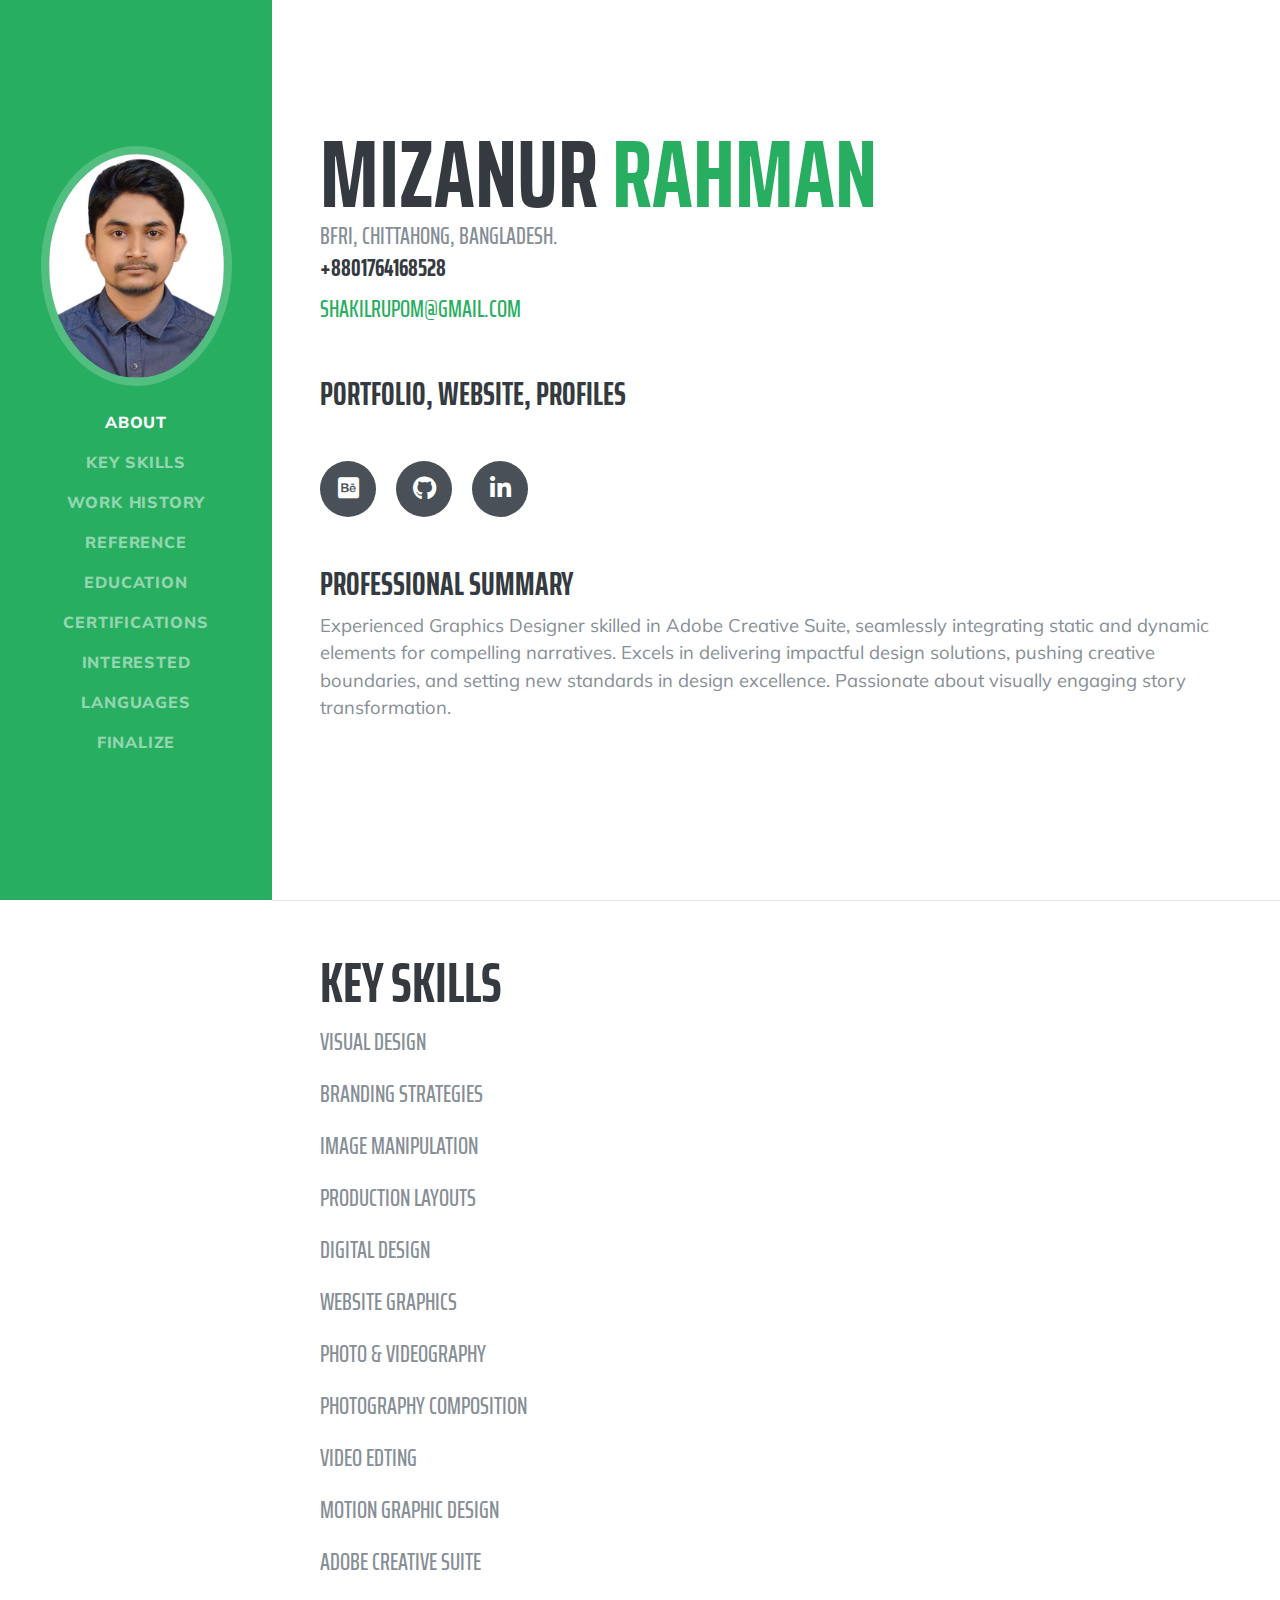
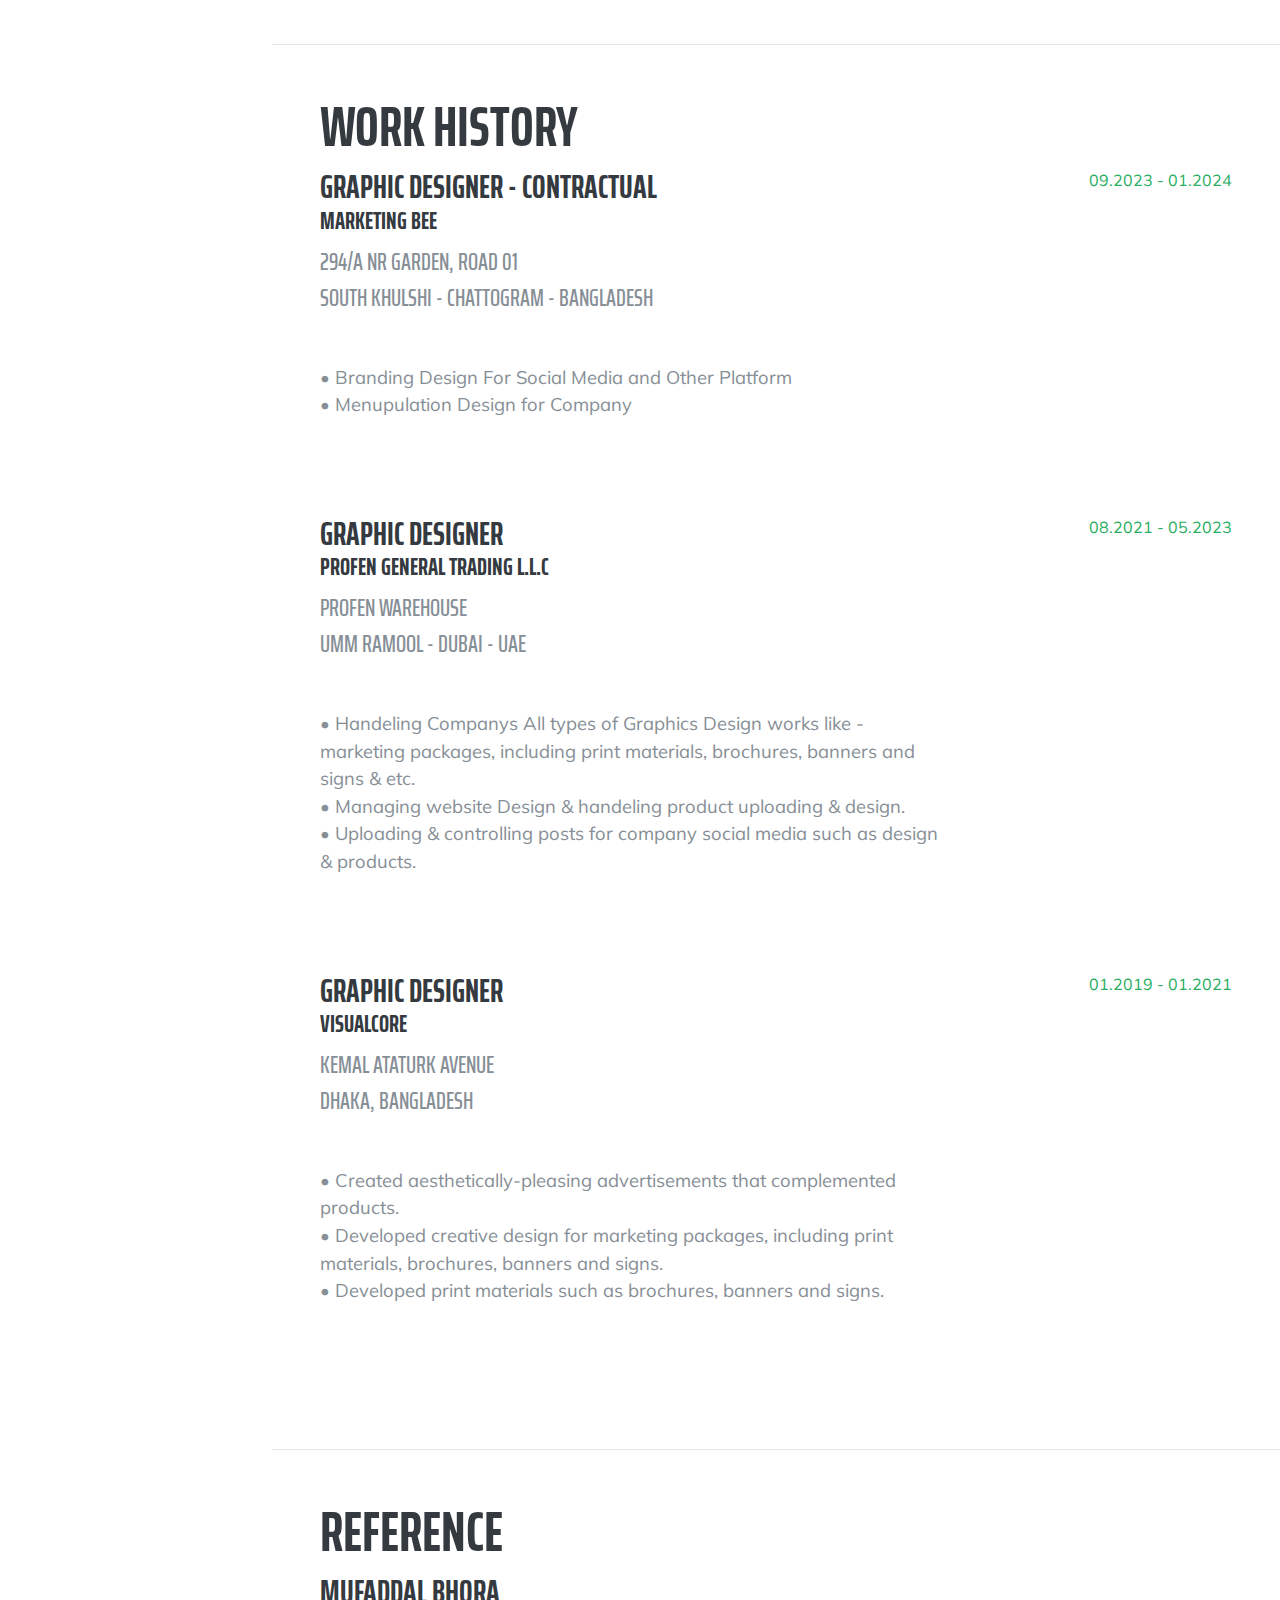
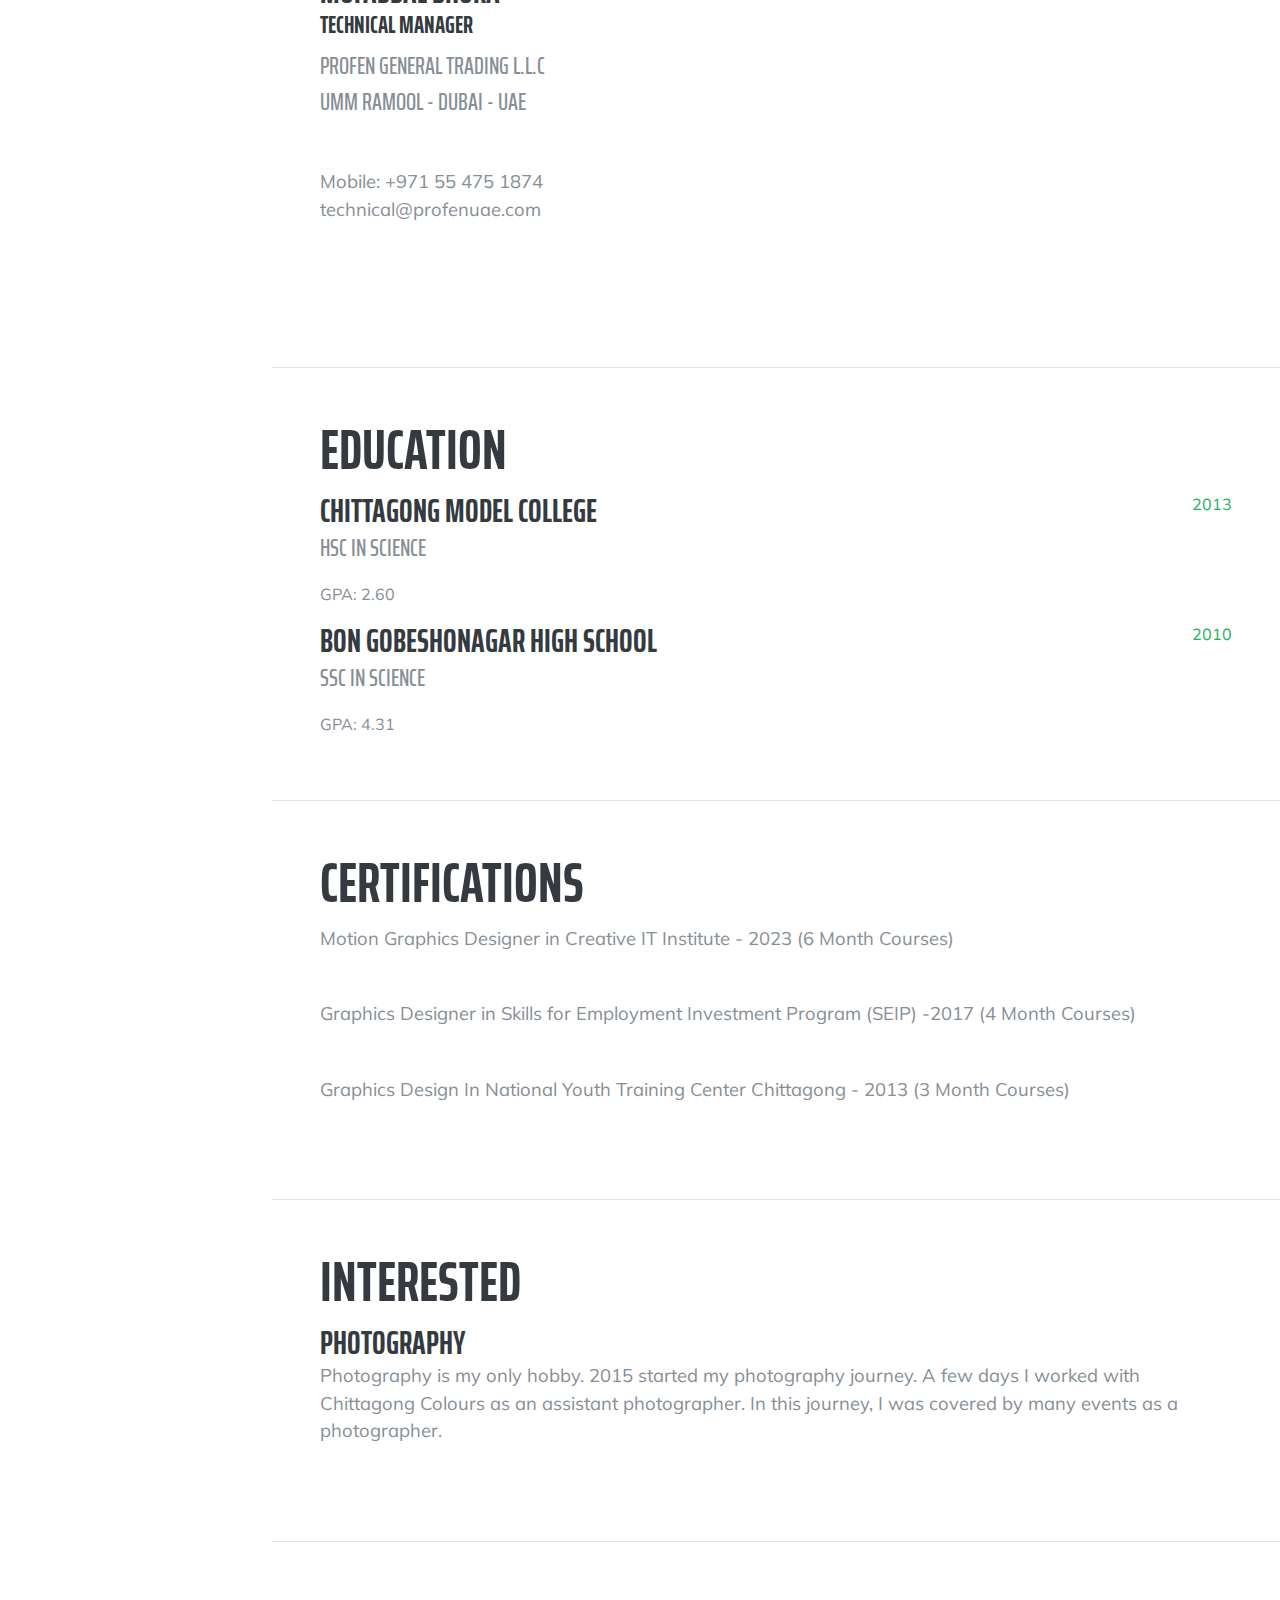
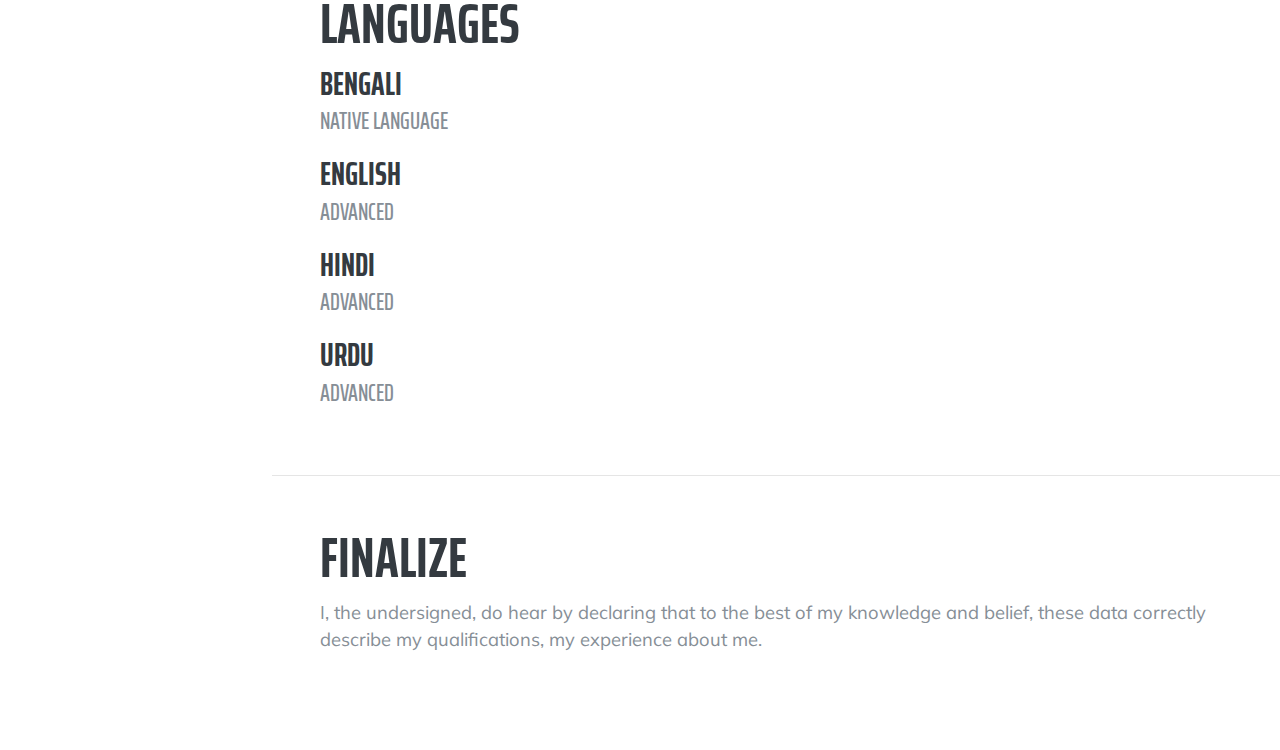
<file: Resume/index.html>
<!DOCTYPE html>
<html lang="en">

<head>

  <meta charset="utf-8">
  <meta name="viewport" content="width=device-width, initial-scale=1, shrink-to-fit=no">
  <meta name="description" content="">
  <meta name="author" content="">

  <title>Mizanur Rahman</title>

  <!-- Bootstrap core CSS -->
  <link href="vendor/bootstrap/css/bootstrap.min.css" rel="stylesheet">

  <!-- Custom fonts for this template -->
  <link href="https://fonts.googleapis.com/css?family=Saira+Extra+Condensed:500,700" rel="stylesheet">
  <link href="https://fonts.googleapis.com/css?family=Muli:400,400i,800,800i" rel="stylesheet">
  <link href="vendor/fontawesome-free/css/all.min.css" rel="stylesheet">

  <!-- Custom styles for this template -->
  <link href="css/resume.min.css" rel="stylesheet">

</head>

<body id="page-top">

  <nav class="navbar navbar-expand-lg navbar-dark bg-primary fixed-top" id="sideNav">
    <a class="navbar-brand js-scroll-trigger" href="#page-top">
      <span class="d-block d-lg-none">Mizanur Rahman</span>
      <span class="d-none d-lg-block">
        <img class="img-fluid img-profile rounded-circle mx-auto mb-2" src="img/profile.jpg" alt="">
      </span>
    </a>
    <button class="navbar-toggler" type="button" data-toggle="collapse" data-target="#navbarSupportedContent" aria-controls="navbarSupportedContent" aria-expanded="false" aria-label="Toggle navigation">
      <span class="navbar-toggler-icon"></span>
    </button>
    <div class="collapse navbar-collapse" id="navbarSupportedContent">
      <ul class="navbar-nav">
        <li class="nav-item">
          <a class="nav-link js-scroll-trigger" href="#about">About</a>
        </li>
        <li class="nav-item">
          <a class="nav-link js-scroll-trigger" href="#skills">key Skills</a>
        </li>
        
        <li class="nav-item">
          <a class="nav-link js-scroll-trigger" href="#History">WORK HISTORY</a>
        </li>
        <li class="nav-item">
          <a class="nav-link js-scroll-trigger" href="#reference">REFERENCE</a>
        </li>
        <li class="nav-item">
          <a class="nav-link js-scroll-trigger" href="#education">EDUCATION</a>
        </li>
        <li class="nav-item">
          <a class="nav-link js-scroll-trigger" href="#certifications">CERTIFICATIONS</a>
        </li>
        <li class="nav-item">
          <a class="nav-link js-scroll-trigger" href="#photography">interested</a>
        </li>
		<li class="nav-item">
          <a class="nav-link js-scroll-trigger" href="#languages">LANGUAGES</a>
        </li>
		<li class="nav-item">
          <a class="nav-link js-scroll-trigger" href="#finalize">FINALIZE</a>
        </li>
      </ul>
    </div>
  </nav>

  <div class="container-fluid p-0">







    <section class="resume-section p-3 p-lg-5 d-flex align-items-center" id="about">
      <div class="w-100">
        <h1 class="mb-0">Mizanur 
          <span style="color:#27AE60">Rahman</span>
        </h1>
        <div class="subheading mb-5"> BFRI, Chittahong, Bangladesh.
            <h4>+8801764168528</h4>
            <a href="mailto:shakilrupom@gmail.com" style="color:#27AE60">shakilrupom@Gmail.com</a>
        </div>
		
		
		<div class="subheading mb-5"> 
            <h3 class="mb-5">Portfolio, Website, Profiles</h3>
       
		
		
		
		 <div class="social-icons">
          
          <a href="https://www.behance.net/shakilrupom">
           <i class="fab fa-behance-square"></i>
          </a>
          <a href="mizanurrahman.github.io">
            <i class="fab fa-github"></i>
          </a>
		  <a href="https://www.linkedin.com/in/mizanur-rahman-bab8b6155/">
            <i class="fab fa-linkedin-in"></i>
          </a>
        </div>
		
		 </div>
		
		<h3>Professional Summary</h3>
        <p class="lead mb-5">Experienced Graphics Designer skilled in Adobe Creative Suite, seamlessly integrating static and dynamic elements for compelling narratives. Excels in delivering impactful design solutions, pushing creative boundaries, and setting new standards in design excellence. Passionate about visually engaging story transformation.</p>

       
      </div>
    </section>






    <hr class="m-0">
	
	
	
	
	

    <section class="p-3 p-lg-5 d-flex align-items-center" id="skills">
      <div class="w-100">
           <h2>Key Skills</h2>
        
		
          
            <div class="subheading mb-3">VISUAL DESIGN </h4><br></div>
            <div class="subheading mb-3">BRANDING STRATEGIES</h4><br></div>
            <div class="subheading mb-3">IMAGE MANIPULATION</h4><br></div>
            <div class="subheading mb-3">PRODUCTION LAYOUTS</h4><br></div>
            <div class="subheading mb-3">DIGITAL DESIGN</h4><br></div>
            <div class="subheading mb-3">WEBSITE Graphics</h4><br></div>
            <div class="subheading mb-3">Photo & Videography</h4><br></div>
            <div class="subheading mb-3">PHOTOGRAPHY COMPOSITION</h4><br></div>
            <div class="subheading mb-3">Video Edting</h4><br></div>
            <div class="subheading mb-3">MOTION GRAPHIC DESIGN</h4><br></div>
            <div class="subheading mb-3">ADOBE CREATIVE SUITE</h4><br></div>
            
       
		
		


      </div>

    </section>






    <hr class="m-0">







	<section class="resume-section p-3 p-lg-5 d-flex align-items-center" id="History">
      <div class="w-100">
        <h2>Work History</h2>

          <div class="resume-item d-flex flex-column flex-md-row justify-content-between mb-5">
          <div class="resume-content">
            <h3 class="mb-0">Graphic Designer - Contractual</h3>
            <h4>Marketing Bee</h4>
      <div class="subheading mb-3">294/A NR Garden, Road 01<br>South Khulshi - Chattogram - Bangladesh</div>
      <p class="lead mb-5"></p>
      <p class="lead mb-5">• Branding Design For Social Media and Other Platform <br>• Menupulation Design for Company</p>
          </p>
          </div>
          <div class="resume-date text-md-right">
            <span style="color:#27AE60">09.2023 - 01.2024</span>
          </div>
        </div>


        <div class="resume-item d-flex flex-column flex-md-row justify-content-between mb-5">
          <div class="resume-content">
            <h3 class="mb-0">Graphic Designer</h3>
            <h4>PROFEN General Trading L.L.C</h4>
			<div class="subheading mb-3">Profen Warehouse<br>Umm Ramool - Dubai - UAE</div>
			<p class="lead mb-5"></p>
			<p class="lead mb-5">• Handeling Companys All types of Graphics Design works like - marketing
packages, including print materials, brochures, banners and signs & etc.<br>• Managing website Design & handeling product uploading & design.<br>• Uploading & controlling posts for company social media such as design
& products.</p>
          </p>
          </div>
          <div class="resume-date text-md-right">
            <span style="color:#27AE60">08.2021 - 05.2023</span>
          </div>
        </div>

		<div class="resume-item d-flex flex-column flex-md-row justify-content-between mb-5">
          <div class="resume-content">
            <h3 class="mb-0">Graphic Designer</h3>
            <h4>VisualCore</h4>
			<div class="subheading mb-3">Kemal Ataturk Avenue<br>Dhaka, Bangladesh</div>
			<p class="lead mb-5"></p>
			<p class="lead mb-5">• Created aesthetically-pleasing advertisements that complemented
products.<br>• Developed creative design for marketing packages, including print  materials, brochures, banners and signs.<br>• Developed print materials such as brochures, banners and signs.</p>
          </div>
          <div class="resume-date text-md-right">
            <span style="color:#27AE60">01.2019 - 01.2021</span>
          </div>
        </div>
       

      </div>
    </section>
	
	
	
	
	
	    <hr class="m-0">
	
	
	
	
	
	
	
	<section class="p-3 p-lg-5 d-flex align-items-center" id="reference">
      <div class="w-100">
        <h2>Reference</h2>

        <div class="resume-item d-flex flex-column flex-md-row justify-content-between mb-5">
          <div class="resume-content">
            <h3 class="mb-0">Mufaddal Bhora</h3>
            <h4>Technical Manager</h4>
			<div class="subheading mb-3">PROFEN General Trading L.L.C<br>Umm Ramool - Dubai - UAE</div>
			<p class="lead mb-5"></p>
			<p class="lead mb-5">Mobile: +971 55 475 1874
<br>technical@profenuae.com</p>
          </p>
          </div>
        </div>
      </div>
    </section>
	
	
	
	
	
	
	    <hr class="m-0">




    <section class="p-3 p-lg-5 d-flex align-items-center" id="education">
      <div class="w-100">
	  
	  <h2>Education</h2>
        <div class="resume-item d-flex flex-column flex-md-row justify-content-between">
          <div class="resume-content">
            <h3 class="mb-0">Chittagong Model College</h3>
            <div class="subheading mb-3">HSC in Science</div>
            <p>GPA: 2.60</p>
          </div>
          <div class="resume-date text-md-right">
            <span style="color:#27AE60">2013</span>
          </div>
        </div>
          <div class="resume-item d-flex flex-column flex-md-row justify-content-between">
          <div class="resume-content">
            <h3 class="mb-0">Bon Gobeshonagar High School</h3>
            <div class="subheading mb-3">SSC in Science</div>
            <p>GPA: 4.31</p>
          </div>
          <div class="resume-date text-md-right">
            <span style="color:#27AE60">2010</span>
          </div>
        </div>

      </div>
    </section>
	
	
	
	
	
	

    <hr class="m-0">








   <section class="p-3 p-lg-5 d-flex align-items-center" id="certifications">
      <div class="w-100">
        <h2>Certifications</h2>

<p class="lead mb-5">Motion Graphics Designer in Creative IT Institute - 2023 (6 Month Courses)</p>

<p class="lead mb-5">Graphics Designer in Skills for Employment Investment Program (SEIP) -2017 (4 Month Courses) </p>

<p class="lead mb-5">Graphics Design In National Youth Training Center Chittagong - 2013 (3 Month Courses)</p>

      </div>
    </section>
	
	
	
	
	
	

    <hr class="m-0">






    <section class="p-3 p-lg-5 d-flex align-items-center" id="photography">
      <div class="w-100">
        <h2>Interested</h2>
        <h3 class="mb-0">Photography</h3>


        <p class="lead mb-5">Photography is my only hobby. 2015 started my photography journey. A
few days I worked with Chittagong Colours as an assistant photographer.
In this journey, I was covered by many events as a photographer.</p>
        <p class="mb-0">  </p>
      </div>
    </section>







    <hr class="m-0">








    <section class="p-3 p-lg-5 d-flex align-items-center" id="languages">
      <div class="w-100">
        <h2>Languages</h2>
          
        
              <div class="resume-content">
                  <a><h3 class="mb-0">Bengali</h3></a>
                  <div class="subheading mb-3">Native language</div>
              </div>
			   
			  <div class="resume-content">
                  <a><h3 class="mb-0">English</h3></a>
                  <div class="subheading mb-3">Advanced</div>
              </div>
			  <div class="resume-content">
                  <a><h3 class="mb-0">Hindi</h3></a>
                  <div class="subheading mb-3">Advanced</div>
              </div>
        <div class="resume-content">
                  <a><h3 class="mb-0">Urdu</h3></a>
                  <div class="subheading mb-3">Advanced</div>
              </div>
              
          </div>
          </div>
    </section>
	
	
	
	
	
	
	
	
	    <hr class="m-0">





	
	 <section class="p-3 p-lg-5 d-flex align-items-center" id="finalize">
      <div class="w-100">
        <h2>Finalize</h2>
        <p class="lead mb-5">I, the undersigned, do hear by declaring that to the best of my knowledge
and belief, these data correctly describe my qualifications, my experience
about me.</p>
        <p class="mb-0">  </p>
      </div>
    </section>
     

  </div>

  <!-- Bootstrap core JavaScript -->
  <script src="vendor/jquery/jquery.min.js"></script>
  <script src="vendor/bootstrap/js/bootstrap.bundle.min.js"></script>

  <!-- Plugin JavaScript -->
  <script src="vendor/jquery-easing/jquery.easing.min.js"></script>

  <!-- Custom scripts for this template -->
  <script src="js/resume.min.js"></script>

</body>

</html>
</file>
<file: Resume/css/resume.min.css>
/*!
 * Start Bootstrap - Resume v5.0.5 (https://startbootstrap.com/template-overviews/resume)
 * Copyright 2013-2019 Start Bootstrap
 * Licensed under MIT (https://github.com/BlackrockDigital/startbootstrap-resume/blob/master/LICENSE)
 */body{font-family:Muli,-apple-system,BlinkMacSystemFont,'Segoe UI',Roboto,'Helvetica Neue',Arial,sans-serif,'Apple Color Emoji','Segoe UI Emoji','Segoe UI Symbol','Noto Color Emoji';padding-top:54px;color:#868e96}@media (min-width:992px){body{padding-top:0;padding-left:17rem}}h1,h2,h3,h4,h5,h6{font-family:'Saira Extra Condensed',-apple-system,BlinkMacSystemFont,'Segoe UI',Roboto,'Helvetica Neue',Arial,sans-serif,'Apple Color Emoji','Segoe UI Emoji','Segoe UI Symbol','Noto Color Emoji';font-weight:700;text-transform:uppercase;color:#343a40}h1{font-size:6rem;line-height:5.5rem}h2{font-size:3.5rem}h3{font-size:2rem}p.lead{font-size:1.15rem;font-weight:400}.subheading{text-transform:uppercase;font-weight:500;font-family:'Saira Extra Condensed',-apple-system,BlinkMacSystemFont,'Segoe UI',Roboto,'Helvetica Neue',Arial,sans-serif,'Apple Color Emoji','Segoe UI Emoji','Segoe UI Symbol','Noto Color Emoji';font-size:1.5rem}.social-icons a{display:inline-block;height:3.5rem;width:3.5rem;background-color:#495057;color:#fff!important;border-radius:100%;text-align:center;font-size:1.5rem;line-height:3.5rem;margin-right:1rem}.social-icons a:last-child{margin-right:0}.social-icons a:hover{background-color:#bd5d38}.dev-icons{font-size:3rem}.dev-icons .list-inline-item i:hover{color:#bd5d38}#sideNav .navbar-nav .nav-item .nav-link{font-weight:800;letter-spacing:.05rem;text-transform:uppercase}#sideNav .navbar-toggler:focus{outline-color:#d48a6e}@media (min-width:992px){#sideNav{text-align:center;position:fixed;top:0;left:0;display:-webkit-box;display:-ms-flexbox;display:flex;-webkit-box-orient:vertical;-webkit-box-direction:normal;-ms-flex-direction:column;flex-direction:column;width:17rem;height:100vh}#sideNav .navbar-brand{display:-webkit-box;display:-ms-flexbox;display:flex;margin:auto auto 0;padding:.5rem}#sideNav .navbar-brand .img-profile{max-width:15rem;max-height:15rem;border:.5rem solid rgba(255,255,255,.2)}#sideNav .navbar-collapse{display:-webkit-box;display:-ms-flexbox;display:flex;-webkit-box-align:start;-ms-flex-align:start;align-items:flex-start;-webkit-box-flex:0;-ms-flex-positive:0;flex-grow:0;width:100%;margin-bottom:auto}#sideNav .navbar-collapse .navbar-nav{-webkit-box-orient:vertical;-webkit-box-direction:normal;-ms-flex-direction:column;flex-direction:column;width:100%}#sideNav .navbar-collapse .navbar-nav .nav-item{display:block}#sideNav .navbar-collapse .navbar-nav .nav-item .nav-link{display:block}}section.resume-section{padding-top:5rem!important;padding-bottom:5rem!important;max-width:75rem}section.resume-section .resume-item .resume-date{min-width:none}@media (min-width:768px){section.resume-section{min-height:100vh}section.resume-section .resume-item .resume-date{min-width:18rem}}@media (min-width:992px){section.resume-section{padding-top:3rem!important;padding-bottom:3rem!important}}.bg-primary{background-color:#27AE60!important}.text-primary{color:#bd5d38!important}a{color:#bd5d38}a:active,a:focus,a:hover{color:#824027}
</file>
